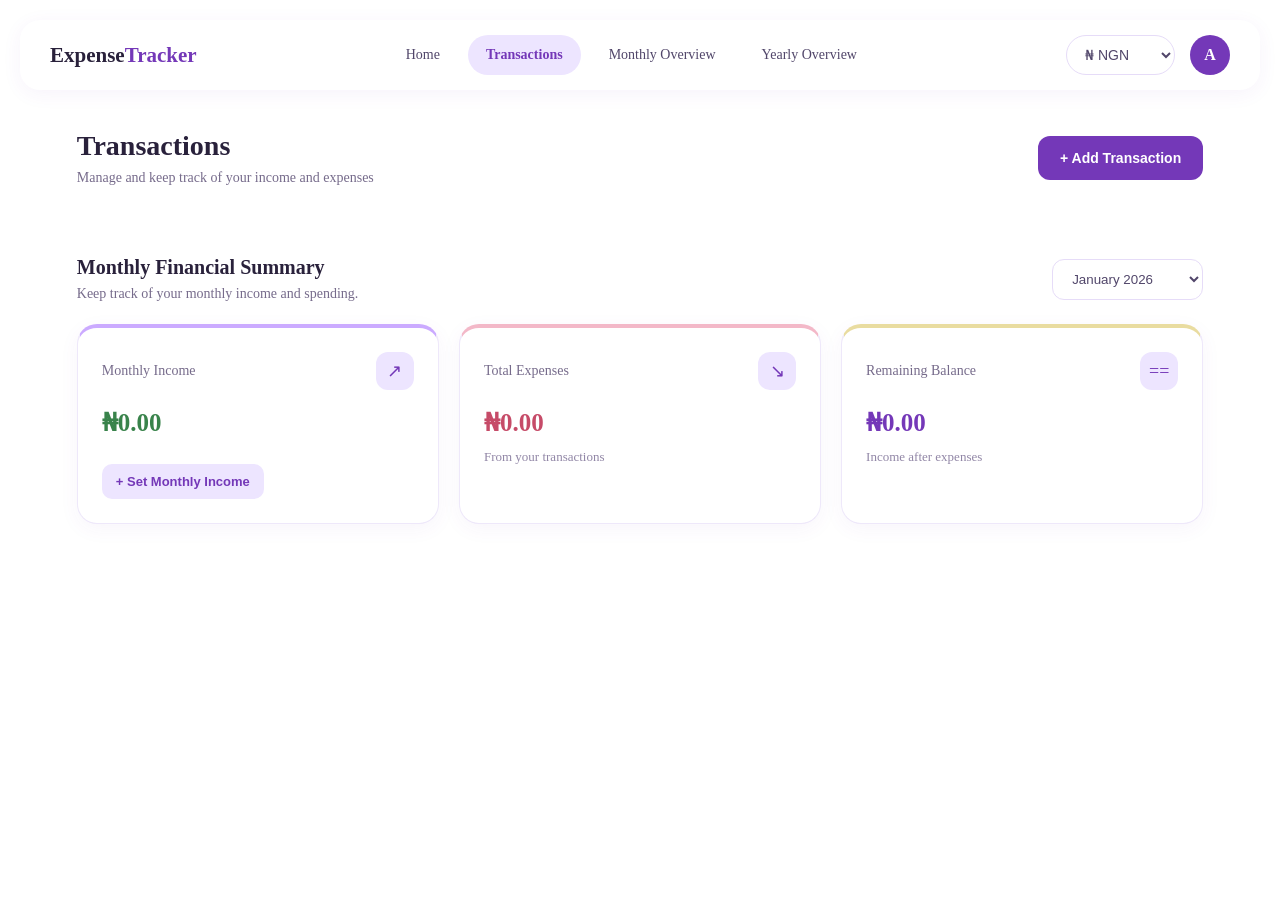
<file: index.html>
<!doctype html>
<html lang="en">
  <head>
    <meta charset="UTF-8" />
    <meta name="viewport" content="width=device-width, initial-scale=1.0" />
    <link rel="stylesheet" href="css/style.css" />
    <title>Expense-Tracker</title>
  </head>
  <body>
    <!-- HEADER -->
    <header class="header">
      <div class="logo">
        <h2>Expense<span>Tracker</span></h2>
      </div>

      <nav class="navbar">
        <a href="index.html" class="nav-link">Home</a>
        <a href="transactions.html" class="nav-link active">Transactions</a>
        <a href="monthly.html" class="nav-link">Monthly Overview</a>
        <a href="yearly.html" class="nav-link">Yearly Overview</a>
      </nav>
      <div class="header-actions">
        <select class="currency-select" id="currencySelect">
          <option value="NGN">₦ NGN</option>
          <option value="USD">$ USD</option>
          <option value="GBP">£ GBP</option>
          <option value="EUR">€ EUR</option>
          <option value="GHS">₵ GHS</option>
          <option value="KES">KSh KES</option>
        </select>

        <div class="profile">A</div>
      </div>
    </header>

    <main>
      <section class="page-heading">
        <div>
          <h1>Transactions</h1>
          <p>Manage and keep track of your income and expenses</p>
        </div>

        <button class="add-transaction-btn" id="openTransactionModal">
          + Add Transaction
        </button>
      </section>
      <!-- Monthly Financial Summary -->
      <section class="financial-summary">
        <div class="summary-header">
          <div>
            <h2>Monthly Financial Summary</h2>
            <p>Keep track of your monthly income and spending.</p>
          </div>

          <select id="monthSelect" class="month-select">
            <option value="2026-01">January 2026</option>
            <option value="2026-02">February 2026</option>
            <option value="2026-03">March 2026</option>
            <option value="2026-04">April 2026</option>
            <option value="2026-05">May 2026</option>
            <option value="2026-06">June 2026</option>
            <option value="2026-07">July 2026</option>
            <option value="2026-08">August 2026</option>
            <option value="2026-09">September 2026</option>
            <option value="2026-10">October 2026</option>
            <option value="2026-11">November 2026</option>
            <option value="2026-12">December 2026</option>
          </select>
        </div>

        <div class="summary-cards">
          <!-- Income -->
          <div class="summary-card income-card">
            <div class="card-top">
              <h3>Monthly Income</h3>
              <span class="card-icon">↗</span>
            </div>

            <h2 id="monthlyIncome">₦0.00</h2>

            <button class="set-income-btn" id="setIncomeBtn">
              + Set Monthly Income
            </button>
          </div>

          <!-- Expenses -->
          <div class="summary-card expense-card">
            <div class="card-top">
              <h3>Total Expenses</h3>
              <span class="card-icon">↘</span>
            </div>

            <h2 id="totalExpenses">₦0.00</h2>

            <p>From your transactions</p>
          </div>

          <!-- Balance -->
          <div class="summary-card balance-card">
            <div class="card-top">
              <h3>Remaining Balance</h3>
              <span class="card-icon">==</span>
            </div>

            <h2 id="remainingBalance">₦0.00</h2>

            <p>Income after expenses</p>
          </div>
        </div>
      </section>

      <!-- Transaction Modal -->
      <section>
        <div class="transaction-modal" id="transactionModal">
          <div class="transaction-modal-content">
            <!-- Modal Header -->
            <div class="transaction-modal-header">
              <div>
                <h2>Add Transaction</h2>
                <p>Record your income or expenses.</p>
              </div>

              <button
                type="button"
                class="close-modal"
                id="closeTransactionModal"
              >
                &times;
              </button>
            </div>

            <!-- Transaction Form -->
            <form id="transactionForm">
              <!-- Transaction Type -->
              <div class="form-group">
                <label for="transactionType">Transaction Type</label>

                <select id="transactionType" required>
                  <option value="">Select transaction type</option>
                  <option value="income">Income</option>
                  <option value="expense">Expense</option>
                </select>
              </div>

              <!-- Category -->
              <div class="form-group">
                <label for="transactionCategory">Category</label>

                <select id="transactionCategory" required>
                  <option value="">Select category</option>
                  <option value="Salary">Salary</option>
                  <option value="Business">Business</option>
                  <option value="Food">Food</option>
                  <option value="Transport">Transport</option>
                  <option value="Shopping">Shopping</option>
                  <option value="Bills">Bills</option>
                  <option value="Education">Education</option>
                  <option value="Entertainment">Entertainment</option>
                  <option value="Health">Health</option>
                  <option value="Other">Other</option>
                </select>
              </div>

              <!-- Description -->
              <div class="form-group">
                <label for="transactionDescription">Description</label>

                <input
                  type="text"
                  id="transactionDescription"
                  placeholder="What is this transaction for?"
                  required
                />
              </div>

              <!-- Amount -->
              <div class="form-group">
                <label for="transactionAmount">Amount</label>

                <input
                  type="number"
                  id="transactionAmount"
                  placeholder="Enter amount"
                  min="0.01"
                  step="0.01"
                  required
                />
              </div>

              <!-- Date -->
              <div class="form-group">
                <label for="transactionDate">Date</label>

                <input type="date" id="transactionDate" required />
              </div>

              <!-- Buttons -->
              <div class="modal-actions">
                <button type="button" class="cancel-btn" id="cancelTransaction">
                  Cancel
                </button>

                <button type="submit" class="submit-transaction-btn">
                  Add Transaction
                </button>
              </div>
            </form>
          </div>
        </div>
      </section>
    </main>

    <script src="js/index.js"></script>
  </body>
</html>
</file>
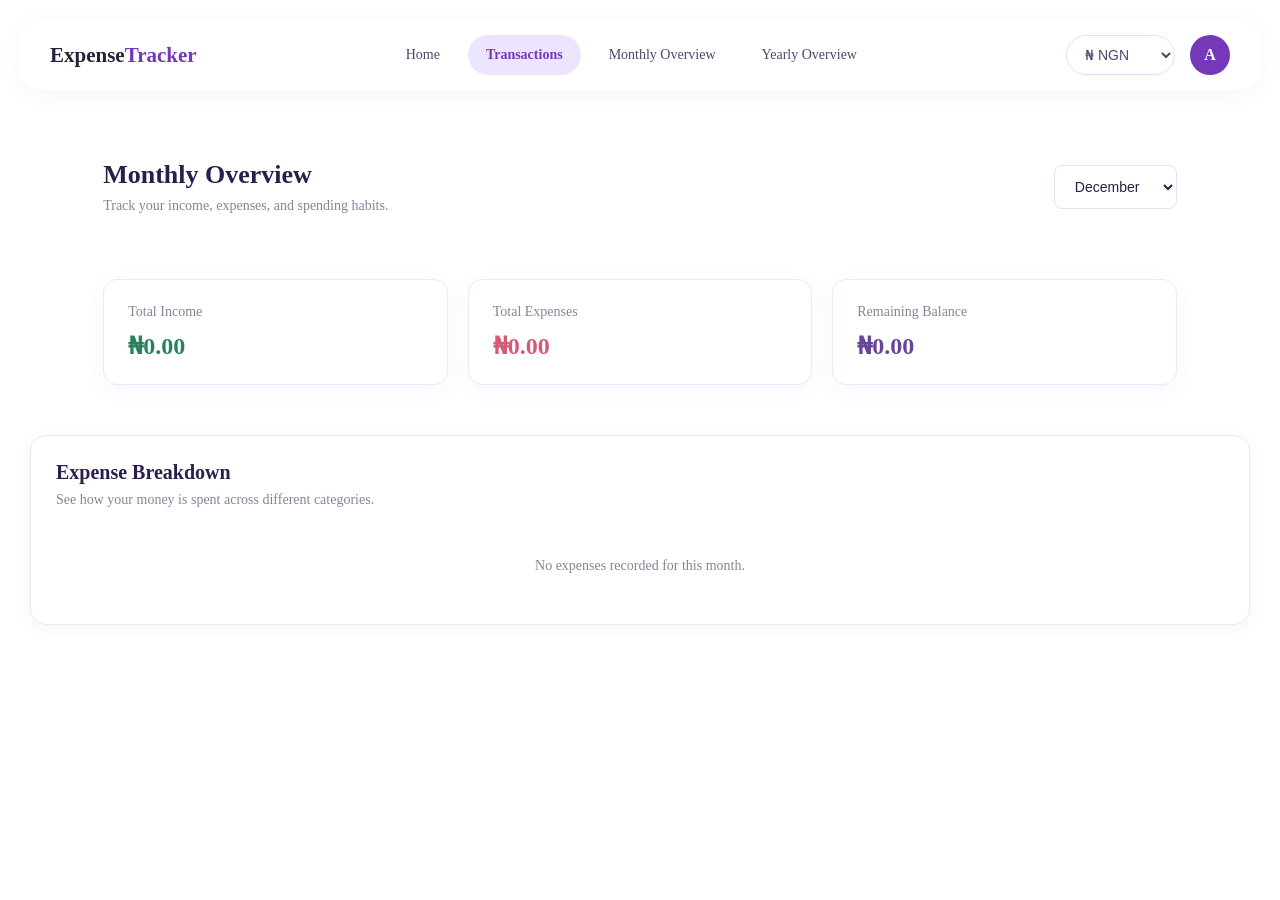
<file: monthly.html>
<!doctype html>
<html lang="en">
  <head>
    <meta charset="UTF-8" />
    <meta name="viewport" content="width=device-width, initial-scale=1.0" />
    <link rel="stylesheet" href="css/style.css" />
    <link rel="stylesheet" href="css/monthly.css" />
    <title>Transaction</title>
  </head>
  <body>
    <header class="header">
      <div class="logo">
        <h2>Expense<span>Tracker</span></h2>
      </div>

      <nav class="navbar">
        <a href="index.html" class="nav-link">Home</a>
        <a href="transactions.html" class="nav-link active">Transactions</a>
        <a href="monthly.html" class="nav-link">Monthly Overview</a>
        <a href="yearly.html" class="nav-link">Yearly Overview</a>
      </nav>
      <div class="header-actions">
        <select class="currency-select" id="currencySelect">
          <option value="NGN">₦ NGN</option>
          <option value="USD">$ USD</option>
          <option value="GBP">£ GBP</option>
          <option value="EUR">€ EUR</option>
          <option value="GHS">₵ GHS</option>
          <option value="KES">KSh KES</option>
        </select>

        <div class="profile">A</div>
      </div>
    </header>
    <main class="monthly-container">
      <section class="monthly-header">
        <div>
          <h1>Monthly Overview</h1>
          <p>Track your income, expenses, and spending habits.</p>
        </div>

        <select id="monthSelect" class="month-select">
          <option value="01">January</option>
          <option value="02">February</option>
          <option value="03">March</option>
          <option value="04">April</option>
          <option value="05">May</option>
          <option value="06">June</option>
          <option value="07">July</option>
          <option value="08">August</option>
          <option value="09">September</option>
          <option value="10">October</option>
          <option value="11">November</option>
          <option value="12">December</option>
        </select>
      </section>

      <!-- SUMMARY CARDS -->
      <section class="monthly-summary">
        <div class="summary-card income-card">
          <p>Total Income</p>
          <h2 id="monthlyIncome">₦0.00</h2>
        </div>

        <div class="summary-card expense-card">
          <p>Total Expenses</p>
          <h2 id="monthlyExpenses">₦0.00</h2>
        </div>

        <div class="summary-card balance-card">
          <p>Remaining Balance</p>
          <h2 id="monthlyBalance">₦0.00</h2>
        </div>
      </section>

      <!-- EXPENSE BREAKDOWN -->
      <section class="category-section">
        <div class="section-header">
          <h2>Expense Breakdown</h2>
          <p>See how your money is spent across different categories.</p>
        </div>

        <div id="categoryBreakdown" class="category-list"></div>
      </section>
    </main>

    <script src="js/monthly.js"></script>
  </body>
</html>
</file>
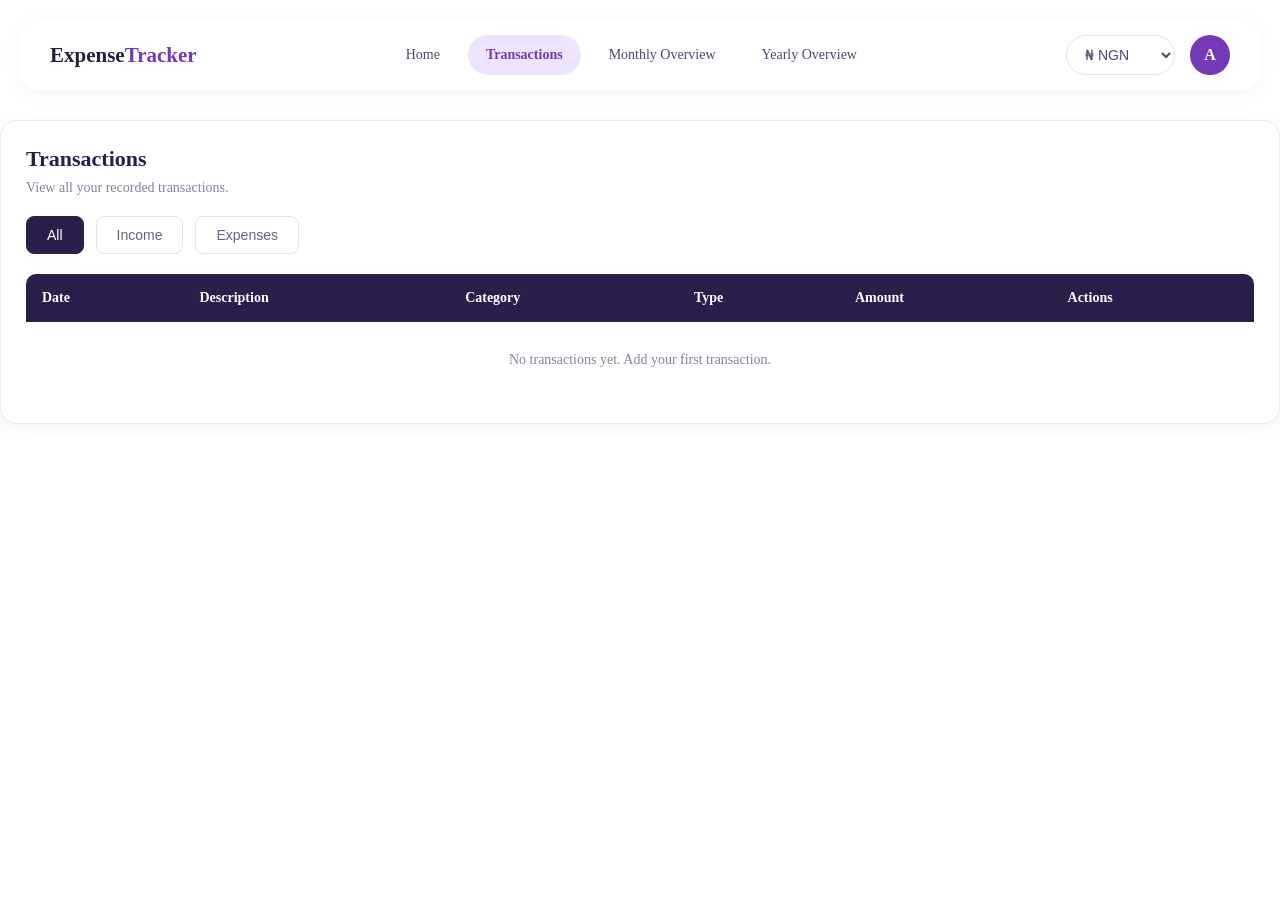
<file: transactions.html>
<!doctype html>
<html lang="en">
  <head>
    <meta charset="UTF-8" />
    <meta name="viewport" content="width=device-width, initial-scale=1.0" />
    <link rel="stylesheet" href="css/style.css" />
    <link rel="stylesheet" href="css/transaction.css" />
    <title>Transaction</title>
  </head>
  <body>
    <header class="header">
      <div class="logo">
        <h2>Expense<span>Tracker</span></h2>
      </div>

      <nav class="navbar">
        <a href="index.html" class="nav-link">Home</a>
        <a href="transactions.html" class="nav-link active">Transactions</a>
        <a href="monthly.html" class="nav-link">Monthly Overview</a>
        <a href="yearly.html" class="nav-link">Yearly Overview</a>
      </nav>
      <div class="header-actions">
        <select class="currency-select" id="currencySelect">
          <option value="NGN">₦ NGN</option>
          <option value="USD">$ USD</option>
          <option value="GBP">£ GBP</option>
          <option value="EUR">€ EUR</option>
          <option value="GHS">₵ GHS</option>
          <option value="KES">KSh KES</option>
        </select>

        <div class="profile">A</div>
      </div>
    </header>
    <main>
      <!-- TRANSACTIONS -->
      <section class="transactions-section">
        <div class="transactions-header">
          <h2>Transactions</h2>
          <p>View all your recorded transactions.</p>
        </div>

        <!-- TRANSACTION FILTERS -->
        <div class="transaction-filters">
          <button type="button" class="filter-btn active" data-filter="all">
            All
          </button>

          <button type="button" class="filter-btn" data-filter="income">
            Income
          </button>

          <button type="button" class="filter-btn" data-filter="expense">
            Expenses
          </button>
        </div>

        <!-- TRANSACTION TABLE -->
        <div class="transactions-table-container">
          <table class="transactions-table">
            <thead>
              <tr>
                <th>Date</th>
                <th>Description</th>
                <th>Category</th>
                <th>Type</th>
                <th>Amount</th>
                <th>Actions</th>
              </tr>
            </thead>

            <tbody id="transactionsTableBody">
              <!-- JavaScript will display transactions here -->
            </tbody>
          </table>
        </div>
      </section>
    </main>

    <script src="js/transactions.js"></script>
  </body>
</html>
</file>
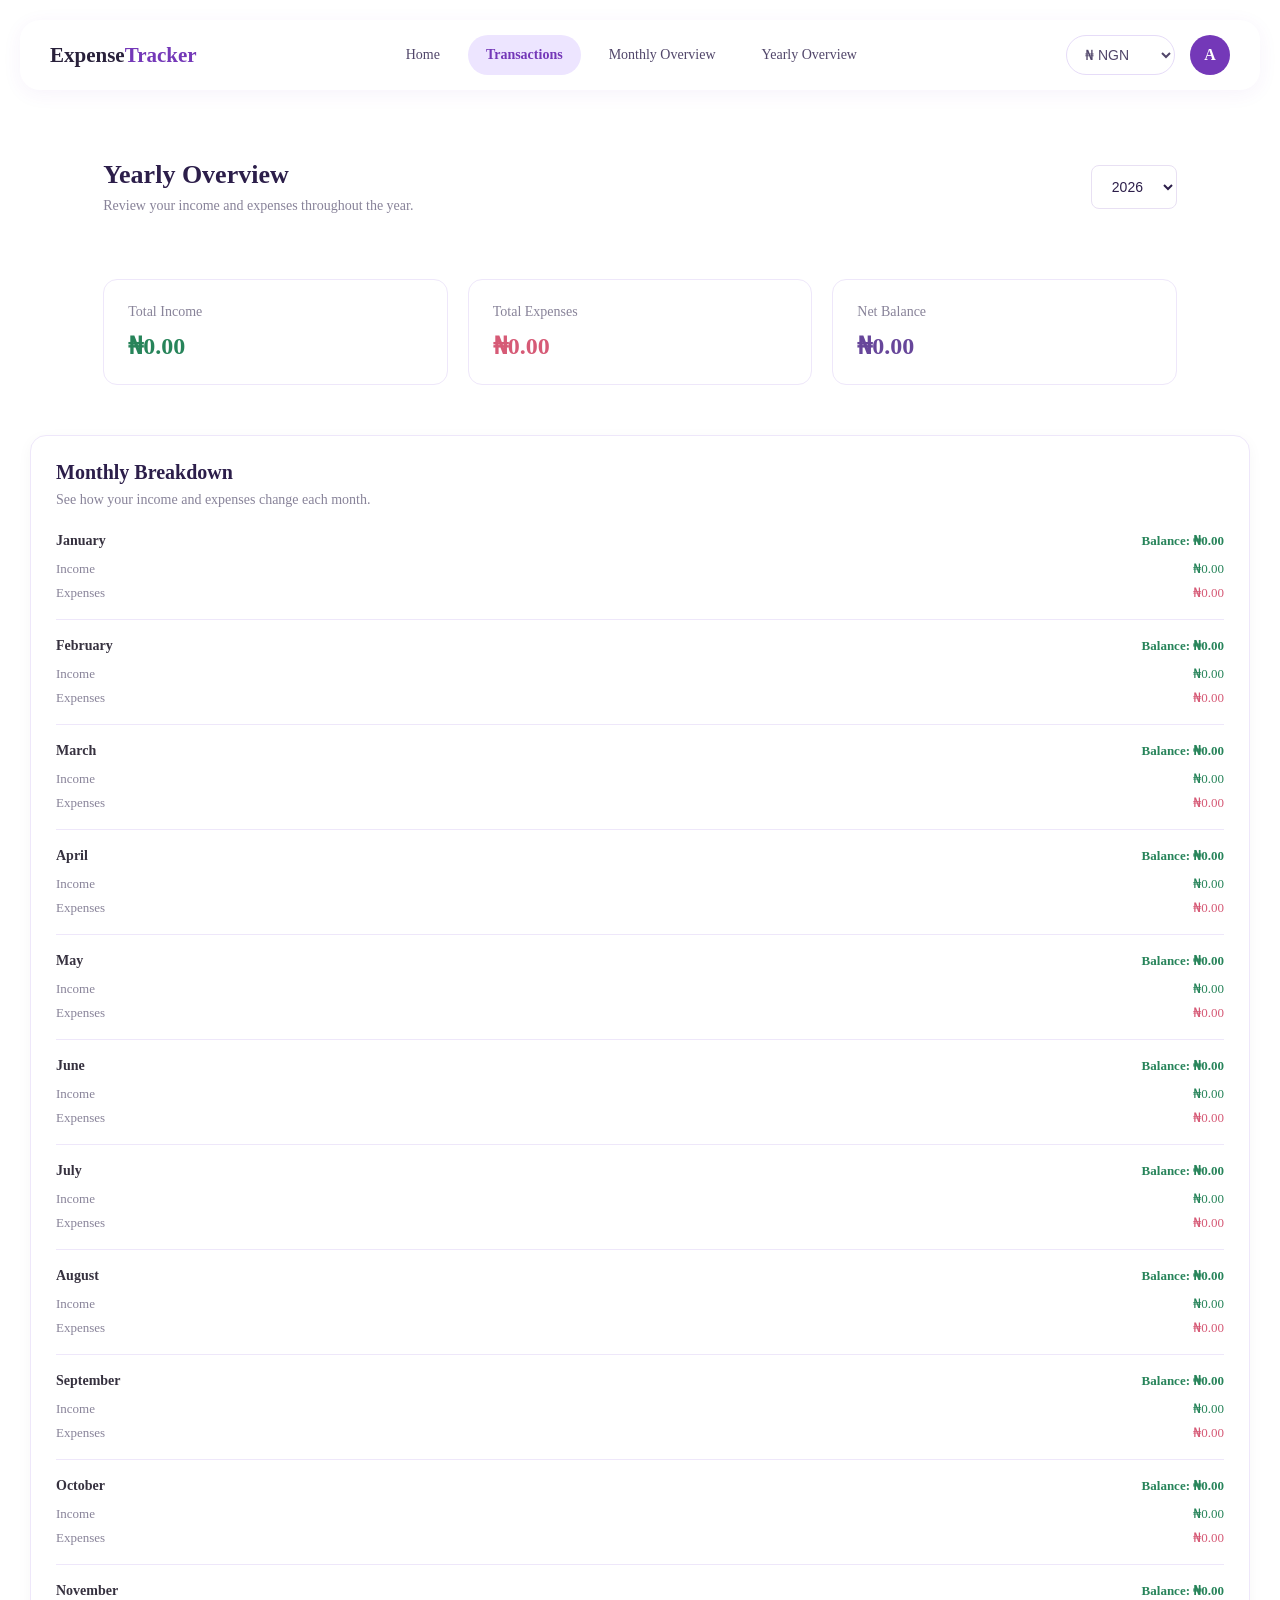
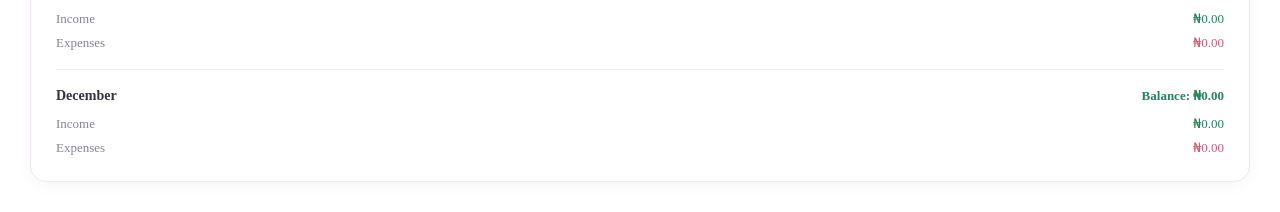
<file: yearly.html>
<!doctype html>
<html lang="en">
  <head>
    <meta charset="UTF-8" />
    <meta name="viewport" content="width=device-width, initial-scale=1.0" />
    <link rel="stylesheet" href="css/style.css" />
    <link rel="stylesheet" href="css/yearly.css" />
    <title>Transaction</title>
  </head>
  <body>
    <header class="header">
      <div class="logo">
        <h2>Expense<span>Tracker</span></h2>
      </div>

      <nav class="navbar">
        <a href="index.html" class="nav-link">Home</a>
        <a href="transactions.html" class="nav-link active">Transactions</a>
        <a href="monthly.html" class="nav-link">Monthly Overview</a>
        <a href="yearly.html" class="nav-link">Yearly Overview</a>
      </nav>
      <div class="header-actions">
        <select class="currency-select" id="currencySelect">
          <option value="NGN">₦ NGN</option>
          <option value="USD">$ USD</option>
          <option value="GBP">£ GBP</option>
          <option value="EUR">€ EUR</option>
          <option value="GHS">₵ GHS</option>
          <option value="KES">KSh KES</option>
        </select>

        <div class="profile">A</div>
      </div>
    </header>
    <main class="yearly-container">
      <section class="yearly-header">
        <div>
          <h1>Yearly Overview</h1>
          <p>Review your income and expenses throughout the year.</p>
        </div>

        <select id="yearSelect" class="year-select"></select>
      </section>

      <!-- SUMMARY CARDS -->
      <section class="yearly-summary">
        <div class="yearly-card income-card">
          <p>Total Income</p>
          <h2 id="yearlyIncome">₦0.00</h2>
        </div>

        <div class="yearly-card expense-card">
          <p>Total Expenses</p>
          <h2 id="yearlyExpenses">₦0.00</h2>
        </div>

        <div class="yearly-card balance-card">
          <p>Net Balance</p>
          <h2 id="yearlyBalance">₦0.00</h2>
        </div>
      </section>

      <!-- MONTHLY BREAKDOWN -->
      <section class="yearly-breakdown">
        <div class="yearly-section-header">
          <h2>Monthly Breakdown</h2>
          <p>See how your income and expenses change each month.</p>
        </div>

        <div id="monthlyBreakdown" class="yearly-month-list"></div>
      </section>
    </main>

    <script src="js/yearly.js"></script>
  </body>
</html>
</file>
<file: css/style.css>
/* ===== Global ===== */
* {
  margin: 0;
  padding: 0;
  box-sizing: border-box;
}

body {
  margin: 0;
}

header {
  max-width: 1600px;
  margin: auto;
}

section {
  width: 100%;
  padding: 20px 6%;
}

/* ===== Header ===== */
.header {
  display: flex;
  align-items: center;
  justify-content: space-between;
  background: #ffffff;
  padding: 15px 30px;
  border-radius: 20px;
  margin: 20px;
  box-shadow: 0 4px 20px rgba(116, 56, 184, 0.06);
}

.logo {
  display: flex;
  align-items: center;
  gap: 10px;
}

.logo h2 {
  font-size: 21px;
  color: #29213b;
  margin: 0;
  font-weight: 700;
}

.logo h2 span {
  color: #7438b8;
}

/* ===== Navbar ===== */
.navbar {
  display: flex;
  align-items: center;
  gap: 10px;
}

.nav-link {
  text-decoration: none;
  color: #51466a;
  font-size: 14px;
  font-weight: 500;
  padding: 12px 18px;
  border-radius: 30px;
  transition: all 0.3s ease;
}

.nav-link:hover {
  background: #f3edff;
  color: #7438b8;
}

.nav-link.active {
  background: #ede5ff;
  color: #7438b8;
  font-weight: 600;
}

.header-actions {
  display: flex;
  align-items: center;
  gap: 15px;
}

.currency-select {
  border: 1px solid #e6dcf8;
  background: #ffffff;
  color: #51466a;
  padding: 10px 14px;
  border-radius: 30px;
  outline: none;
  cursor: pointer;
  font-size: 14px;
}

.currency-select:focus {
  border-color: #b58ae8;
}

.profile {
  width: 40px;
  height: 40px;
  border-radius: 50%;
  background: #7438b8;
  color: #ffffff;
  display: flex;
  align-items: center;
  justify-content: center;
  font-weight: 600;
  cursor: pointer;
}

/* ===== Page Heading ===== */
.page-heading {
  display: flex;
  align-items: center;
  justify-content: space-between;
  margin-bottom: 30px;
}

.page-heading h1 {
  font-size: 28px;
  color: #29213b;
  margin-top: 0;
  margin-bottom: 8px;
}

.page-heading p {
  color: #766b8b;
  font-size: 14px;
  margin-top: 0;
  margin-bottom: 0;
}

.add-transaction-btn {
  background: #7438b8;
  color: #ffffff;
  border: none;
  padding: 14px 22px;
  border-radius: 12px;
  font-size: 14px;
  font-weight: 600;
  cursor: pointer;
  transition: 0.3s ease;
}

.add-transaction-btn:hover {
  background: #4b247f;
  transform: translateY(-2px);
}

/* ===== Financial Summary ===== */
.financial-summary {
  margin-bottom: 30px;
}

.summary-header {
  display: flex;
  justify-content: space-between;
  align-items: center;
  margin-bottom: 22px;
}

.summary-header h2 {
  color: #29213b;
  font-size: 20px;
  margin-bottom: 7px;
}

.summary-header p {
  color: #766b8b;
  font-size: 14px;
}

.month-select {
  padding: 11px 15px;
  border: 1px solid #e6dcf8;
  border-radius: 12px;
  background: #ffffff;
  color: #51466a;
  outline: none;
  cursor: pointer;
}

/* ===== Summary Cards ===== */
.summary-cards {
  display: grid;
  grid-template-columns: repeat(3, 1fr);
  gap: 20px;
}

.summary-card {
  padding: 24px;
  border-radius: 20px;
  background: #ffffff;
  border: 1px solid #eee8fa;
  box-shadow: 0 5px 20px rgba(116, 56, 184, 0.05);
}

.card-top {
  display: flex;
  justify-content: space-between;
  align-items: center;
  margin-bottom: 18px;
}

.card-top h3 {
  font-size: 14px;
  color: #766b8b;
  font-weight: 500;
}

.card-icon {
  width: 38px;
  height: 38px;
  border-radius: 12px;
  display: flex;
  justify-content: center;
  align-items: center;
  background: #ede5ff;
  color: #7438b8;
  font-size: 18px;
}

.summary-card h2 {
  font-size: 25px;
  margin-bottom: 12px;
  color: #29213b;
}

.summary-card p {
  font-size: 13px;
  color: #9186a6;
}

.income-card {
  border-top: 4px solid #cbaaff;
}

.income-card h2 {
  color: #39834b;
}

.set-income-btn {
  margin-top: 15px;
  padding: 10px 14px;
  border: none;
  border-radius: 10px;
  background: #ede5ff;
  color: #7438b8;
  font-size: 13px;
  font-weight: 600;
  cursor: pointer;
  transition: 0.3s ease;
}

.set-income-btn:hover {
  background: #e1d1ff;
}

.expense-card {
  border-top: 4px solid #f3b8c8;
}

.expense-card h2 {
  color: #c64b68;
}

.balance-card {
  border-top: 4px solid #e9dca0;
}

.balance-card h2 {
  color: #7438b8;
}

/* =====  Transaction Section ===== */

.transaction-modal {
  display: none;
  width: 100%;
  margin: 0 0 30px;
  padding: 0 6%;
}

.transaction-modal.show {
  display: block;
}

/* ===== Form Container ===== */

.transaction-modal-content {
  width: 100%;
  background: #ffffff;
  padding: 28px;
  border-radius: 16px;
  border: 1px solid #eee7fa;
  box-shadow: 0 4px 15px rgba(41, 33, 59, 0.05);
}

.transaction-modal-header {
  display: flex;
  justify-content: space-between;
  align-items: center;
  margin-bottom: 25px;
}

.transaction-modal-header h2 {
  font-size: 22px;
  color: #29213b;
  margin-bottom: 6px;
}

.transaction-modal-header p {
  font-size: 14px;
  color: #888197;
}

.close-modal {
  background: #ede5ff;
  color: #7438b8;
  border: none;
  width: 36px;
  height: 36px;
  border-radius: 8px;
  font-size: 23px;
  cursor: pointer;
  transition: 0.3s;
}

.close-modal:hover {
  background: #7438b8;
  color: #ffffff;
}

#transactionForm {
  display: grid;
  grid-template-columns: repeat(2, minmax(0, 1fr));
  gap: 20px;
}

.form-group {
  display: flex;
  flex-direction: column;
  gap: 8px;
}

.form-group label {
  color: #29213b;
  font-size: 14px;
  font-weight: 600;
}

.form-group input,
.form-group select {
  width: 100%;
  padding: 13px;
  border: 1px solid #e5ddef;
  border-radius: 9px;
  background: #faf9fd;
  color: #29213b;
  font-size: 14px;
  outline: none;
  transition: 0.3s;
}

.form-group input:focus,
.form-group select:focus {
  border-color: #7438b8;
  background: #ffffff;
  box-shadow: 0 0 0 3px rgba(116, 56, 184, 0.08);
}

.form-group input::placeholder {
  color: #a49ab5;
}

.modal-actions {
  grid-column: 1 / -1;
  display: flex;
  justify-content: flex-end;
  gap: 12px;
  margin-top: 5px;
}

.modal-actions button {
  padding: 12px 22px;
  border-radius: 8px;
  font-size: 14px;
  font-weight: 600;
  cursor: pointer;
  transition: 0.3s;
}

.cancel-btn {
  background: #ede5ff;
  color: #7438b8;
  border: 1px solid #e5d8fa;
}

.cancel-btn:hover {
  background: #e2d3fa;
}

.submit-transaction-btn {
  background: #7438b8;
  color: #ffffff;
  border: none;
}

.submit-transaction-btn:hover {
  background: #4b247f;
}

/* ===== Responsive Design ===== */
@media (max-width: 900px) {
  .header {
    flex-wrap: wrap;
    gap: 20px;
  }

  .navbar {
    order: 3;
    width: 100%;
    justify-content: center;
    flex-wrap: wrap;
  }

  .summary-cards {
    grid-template-columns: repeat(2, 1fr);
  }

  .summary-header {
    gap: 15px;
    flex-wrap: wrap;
  }
}

/* ===== Mobile ===== */
@media (max-width: 600px) {
  .header {
    padding: 15px;
    margin: 10px;
  }

  .logo h2 {
    font-size: 18px;
  }

  .nav-link {
    padding: 10px 12px;
    font-size: 12px;
  }

  .header-actions {
    gap: 8px;
  }

  .currency-select {
    padding: 8px;
    font-size: 12px;
  }

  .profile {
    width: 35px;
    height: 35px;
  }

  .page-heading {
    flex-direction: column;
    align-items: flex-start;
    gap: 20px;
  }

  .page-heading h1 {
    font-size: 24px;
  }

  .add-transaction-btn {
    width: 100%;
  }

  .summary-cards {
    grid-template-columns: 1fr;
  }

  .summary-header {
    flex-direction: column;
    align-items: flex-start;
  }

  .month-select {
    width: 100%;
  }

  .summary-card h2 {
    font-size: 23px;
  }

  .transaction-modal {
    padding: 0 5%;
  }

  .transaction-modal-content {
    padding: 20px;
  }

  #transactionForm {
    grid-template-columns: 1fr;
  }

  .modal-actions {
    flex-direction: column;
  }

  .modal-actions button {
    width: 100%;
  }
}
</file>
<file: css/monthly.css>
/* ===== MONTHLY  ===== */

.monthly-container {
  padding: 30px;
}

.monthly-header {
  display: flex;
  justify-content: space-between;
  align-items: center;
  gap: 20px;
  margin-bottom: 25px;
}

.monthly-header h1 {
  margin: 0 0 8px;
  color: #2c1e4a;
  font-size: 26px;
}

.monthly-header p {
  margin: 0;
  color: #888399;
  font-size: 14px;
}

/* ===== MONTH SELECTOR ===== */

.month-select {
  padding: 12px 16px;
  border: 1px solid #e8e0f3;
  border-radius: 8px;
  background: #ffffff;
  color: #2c1e4a;
  font-size: 14px;
  outline: none;
  cursor: pointer;
}

/* ===== SUMMARY CARDS ===== */

.monthly-summary {
  display: grid;
  grid-template-columns: repeat(3, 1fr);
  gap: 20px;
  margin-bottom: 30px;
}

.summary-card {
  padding: 24px;
  border-radius: 14px;
  background: #ffffff;
  border: 1px solid #eee7fa;
}

.summary-card p {
  margin: 0 0 12px;
  font-size: 14px;
  color: #888399;
}

.summary-card h2 {
  margin: 0;
  font-size: 24px;
  font-weight: 600;
}

.income-card h2 {
  color: #27845a;
}

.expense-card h2 {
  color: #d65a76;
}

.balance-card h2 {
  color: #67469a;
}

.category-section {
  background: #ffffff;
  padding: 25px;
  border-radius: 16px;
  border: 1px solid #eee7fa;
  box-shadow: 0 4px 15px rgba(41, 33, 59, 0.04);
}

.section-header {
  margin-bottom: 25px;
}

.section-header h2 {
  margin: 0 0 8px;
  font-size: 20px;
  color: #2c1e4a;
}

.section-header p {
  margin: 0;
  color: #888399;
  font-size: 14px;
}

.category-list {
  display: flex;
  flex-direction: column;
  gap: 20px;
}

.category-item {
  display: flex;
  flex-direction: column;
  gap: 10px;
}

.category-info {
  display: flex;
  justify-content: space-between;
  align-items: center;
  gap: 15px;
}

.category-name {
  color: #36313f;
  font-size: 14px;
  font-weight: 500;
}

.category-amount {
  color: #d65a76;
  font-size: 14px;
  font-weight: 600;
}

.category-progress {
  width: 100%;
  height: 9px;
  background: #f0ebf7;
  border-radius: 20px;
  overflow: hidden;
}

.category-progress-fill {
  height: 100%;
  background: #8b68c5;
  border-radius: 20px;
  transition: width 0.3s ease;
}

.empty-category {
  text-align: center;
  color: #888399;
  padding: 25px 10px;
  font-size: 14px;
}

/* ===== RESPONSIVE DESIGN ===== */

@media (max-width: 768px) {
  .monthly-container {
    padding: 20px;
  }

  .monthly-summary {
    grid-template-columns: 1fr;
    gap: 15px;
  }

  .monthly-header {
    align-items: flex-start;
    flex-direction: column;
  }

  .month-select {
    width: 100%;
  }
}

@media (max-width: 480px) {
  .monthly-container {
    padding: 15px;
  }

  .monthly-header h1 {
    font-size: 22px;
  }

  .summary-card {
    padding: 20px;
  }

  .summary-card h2 {
    font-size: 21px;
  }

  .category-section {
    padding: 18px;
  }
}
</file>
<file: css/transaction.css>
.transactions-section {
  margin-top: 30px;
  padding: 25px;
  background: #ffffff;
  border-radius: 16px;
  border: 1px solid #eee7fa;
  box-shadow: 0 4px 15px rgba(41, 33, 59, 0.05);
}

.transactions-header {
  margin-bottom: 20px;
}

.transactions-header h2 {
  margin: 0 0 8px;
  color: #2c1e4a;
  font-size: 22px;
  font-weight: 600;
}

.transactions-header p {
  margin: 0;
  color: #888399;
  font-size: 14px;
}

.transaction-filters {
  display: flex;
  align-items: center;
  gap: 12px;
  margin-bottom: 20px;
}

.filter-btn {
  padding: 10px 20px;
  border: 1px solid #e8e0f3;
  background: #ffffff;
  color: #6b617d;
  border-radius: 8px;
  cursor: pointer;
  font-size: 14px;
  font-weight: 500;
  transition: all 0.2s ease;
}

.filter-btn:hover {
  background: #f5f0ff;
  color: #5b3b91;
  border-color: #d8c8f0;
}

.filter-btn.active {
  background: #2c1e4a;
  color: #ffffff;
  border-color: #2c1e4a;
}

.transactions-table-container {
  width: 100%;
  overflow-x: auto;
  border-radius: 10px;
}

.transactions-table {
  width: 100%;
  border-collapse: collapse;
  min-width: 650px;
}

.transactions-table thead {
  background: #2c1e4a;
  color: #ffffff;
}

.transactions-table th {
  padding: 16px;
  text-align: left;
  font-size: 14px;
  font-weight: 600;
  white-space: nowrap;
}

.transactions-table td {
  padding: 16px;
  border-bottom: 1px solid #eee7fa;
  color: #36313f;
  font-size: 14px;
  white-space: nowrap;
}

.transactions-table tbody tr {
  transition: background 0.2s ease;
}

.transactions-table tbody tr:hover {
  background: #f8f5ff;
}

.transactions-table tbody tr:last-child td {
  border-bottom: none;
}

.income-text {
  color: #21875a;
  font-weight: 600;
}

.expense-text {
  color: #d65a76;
  font-weight: 600;
}

.empty-transactions {
  text-align: center;
  padding: 30px !important;
  color: #888399 !important;
}

/* ======================================
   TRANSACTION ACTION BUTTONS
====================================== */

.actions-cell {
  white-space: nowrap;
}

.edit-btn,
.delete-btn {
  border: none;
  padding: 8px 13px;
  border-radius: 8px;
  font-size: 13px;
  font-weight: 500;
  cursor: pointer;
  transition: 0.3s ease;
  margin-right: 6px;
}

.edit-btn {
  background: #eee8ff;
  color: #6d45c5;
}

.edit-btn:hover {
  background: #dcd0ff;
}

.delete-btn {
  background: #ffe8eb;
  color: #d6455d;
}

.delete-btn:hover {
  background: #ffd2d9;
}

/* ===== RESPONSIVE DESIGN ===== */
@media (max-width: 600px) {
  .transactions-section {
    padding: 18px;
  }

  .transactions-header h2 {
    font-size: 19px;
  }

  .transaction-filters {
    gap: 8px;
    flex-wrap: wrap;
  }

  .filter-btn {
    padding: 9px 15px;
    font-size: 13px;
  }

  .transactions-table th,
  .transactions-table td {
    padding: 12px;
    font-size: 13px;
  }
  .actions-cell {
    display: flex;
    gap: 5px;
  }

  .edit-btn,
  .delete-btn {
    padding: 7px 10px;
    font-size: 12px;
  }
}
</file>
<file: css/yearly.css>
/* ===== YEARLY OVERVIEW ===== */

.yearly-container {
  padding: 30px;
}

.yearly-header {
  display: flex;
  align-items: center;
  justify-content: space-between;
  gap: 20px;
  margin-bottom: 25px;
}

.yearly-header h1 {
  margin: 0 0 8px;
  color: #2c1e4a;
  font-size: 26px;
}

.yearly-header p {
  margin: 0;
  color: #888399;
  font-size: 14px;
}

.year-select {
  padding: 12px 16px;
  border: 1px solid #e8e0f3;
  border-radius: 8px;
  background: #ffffff;
  color: #2c1e4a;
  font-size: 14px;
  cursor: pointer;
  outline: none;
}

/* ===== SUMMARY CARDS ===== */

.yearly-summary {
  display: grid;
  grid-template-columns: repeat(3, 1fr);
  gap: 20px;
  margin-bottom: 30px;
}

.yearly-card {
  padding: 24px;
  border-radius: 14px;
  background: #ffffff;
  border: 1px solid #eee7fa;
}

.yearly-card p {
  margin: 0 0 12px;
  color: #888399;
  font-size: 14px;
}

.yearly-card h2 {
  margin: 0;
  font-size: 24px;
  font-weight: 600;
}

/* ===== CARD COLORS ===== */

.income-card h2 {
  color: #27845a;
}

.expense-card h2 {
  color: #d65a76;
}

.balance-card h2 {
  color: #67469a;
}

/* ===== YEARLY BREAKDOWN ===== */

.yearly-breakdown {
  padding: 25px;
  background: #ffffff;
  border: 1px solid #eee7fa;
  border-radius: 16px;
  box-shadow: 0 4px 15px rgba(41, 33, 59, 0.04);
}

.yearly-section-header {
  margin-bottom: 25px;
}

.yearly-section-header h2 {
  margin: 0 0 8px;
  color: #2c1e4a;
  font-size: 20px;
}

.yearly-section-header p {
  margin: 0;
  color: #888399;
  font-size: 14px;
}

/* ===== MONTH ROW ===== */

.yearly-month-list {
  display: flex;
  flex-direction: column;
  gap: 18px;
}

.month-row {
  padding-bottom: 18px;
  border-bottom: 1px solid #eee7fa;
}

.month-row:last-child {
  padding-bottom: 0;
  border-bottom: none;
}

.month-row-header {
  display: flex;
  justify-content: space-between;
  align-items: center;
  gap: 15px;
  margin-bottom: 12px;
}

.month-name {
  color: #36313f;
  font-size: 14px;
  font-weight: 600;
}

.month-balance {
  font-size: 13px;
  font-weight: 600;
}

.month-balance.positive {
  color: #27845a;
}

.month-balance.negative {
  color: #d65a76;
}

/* ===== MONTH INCOME AND EXPENSES ===== */

.month-details {
  display: flex;
  flex-direction: column;
  gap: 8px;
}

.month-detail {
  display: flex;
  justify-content: space-between;
  align-items: center;
  font-size: 13px;
}

.month-detail-label {
  color: #888399;
}

.month-income-amount {
  color: #27845a;
}

.month-expense-amount {
  color: #d65a76;
}

/* ===== RESPONSIVE DESIGN ===== */

@media (max-width: 768px) {
  .yearly-container {
    padding: 20px;
  }

  .yearly-summary {
    grid-template-columns: 1fr;
    gap: 15px;
  }

  .yearly-header {
    flex-direction: column;
    align-items: flex-start;
  }

  .year-select {
    width: 100%;
  }
}

@media (max-width: 480px) {
  .yearly-container {
    padding: 15px;
  }

  .yearly-header h1 {
    font-size: 22px;
  }

  .yearly-card {
    padding: 20px;
  }

  .yearly-card h2 {
    font-size: 21px;
  }

  .yearly-breakdown {
    padding: 18px;
  }
}
</file>
